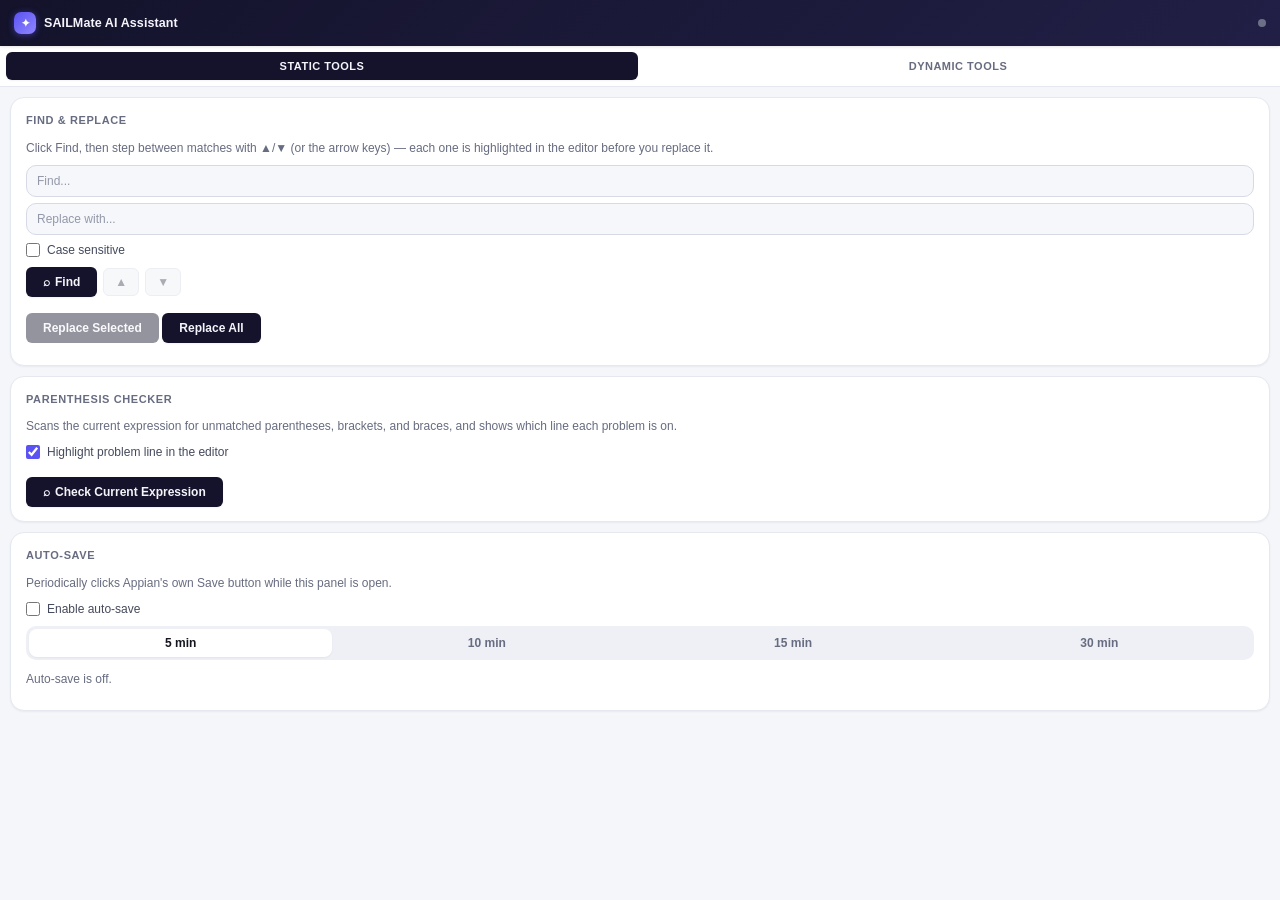
<file: frontend/panel/panel.html>
<!DOCTYPE html>
<html lang="en">
<head>
  <meta charset="UTF-8" />
  <meta name="viewport" content="width=device-width, initial-scale=1.0" />
  <title>SAILMate AI Assistant</title>
  <link rel="stylesheet" href="panel.css" />
</head>
<body>
  <header class="header">
    <div class="header-left">
      <span class="brand-mark" aria-hidden="true">✦</span>
      <h1>SAILMate AI Assistant</h1>
    </div>
    <span class="status-dot" id="statusDot" title="Idle"></span>
  </header>

  <div class="top-tabs" id="topTabs">
    <button class="top-tab-btn active" data-tab="static" id="staticTabBtn">Static Tools</button>
    <button class="top-tab-btn" data-tab="dynamic" id="dynamicTabBtn">Dynamic Tools</button>
  </div>

  <main>
    <!-- Static Tools (default tab): editor-local utilities that don't call the backend -->
    <div class="tab-panel" id="staticToolsPanel">
      <section class="section">
        <h2>Find &amp; Replace</h2>
        <p class="hint">
          Click Find, then step between matches with ▲/▼ (or the arrow keys) — each one is
          highlighted in the editor before you replace it.
        </p>
        <input type="text" class="text-input" id="frFindInput" placeholder="Find..." />
        <input type="text" class="text-input" id="frReplaceInput" placeholder="Replace with..." />
        <label class="checkbox-label">
          <input type="checkbox" id="frCaseSensitiveCheckbox" />
          Case sensitive
        </label>
        <div class="fr-nav">
          <button class="btn" id="frFindBtn"><i class="icon">⌕</i> Find</button>
          <button class="btn fr-nav-btn" id="frPrevBtn" disabled title="Previous match">&#9650;</button>
          <button class="btn fr-nav-btn" id="frNextBtn" disabled title="Next match">&#9660;</button>
        </div>
        <p class="hint" id="frMatchStatus"></p>
        <button class="btn" id="frReplaceBtn" disabled>Replace Selected</button>
        <button class="btn" id="frReplaceAllBtn">Replace All</button>
        <p class="hint" id="frStatus"></p>
      </section>

      <section class="section">
        <h2>Parenthesis Checker</h2>
        <p class="hint">
          Scans the current expression for unmatched parentheses, brackets, and braces, and shows
          which line each problem is on.
        </p>
        <label class="checkbox-label">
          <input type="checkbox" id="parenHighlightCheckbox" checked />
          Highlight problem line in the editor
        </label>
        <button class="btn" id="parenCheckBtn"><i class="icon">⌕</i> Check Current Expression</button>
        <div id="parenResults"></div>
      </section>

      <section class="section">
        <h2>Auto-Save</h2>
        <p class="hint">Periodically clicks Appian's own Save button while this panel is open.</p>
        <label class="checkbox-label">
          <input type="checkbox" id="autoSaveEnabled" />
          Enable auto-save
        </label>
        <div class="mode-toggle" id="autoSaveIntervalToggle">
          <button class="mode-btn active" data-minutes="5">5 min</button>
          <button class="mode-btn" data-minutes="10">10 min</button>
          <button class="mode-btn" data-minutes="15">15 min</button>
          <button class="mode-btn" data-minutes="30">30 min</button>
        </div>
        <p class="hint" id="autoSaveStatus">Auto-save is off.</p>
      </section>
    </div>

    <!-- Dynamic Tools: the AI assistant UI -->
    <div class="tab-panel" id="dynamicToolsPanel" hidden>
      <!-- Suggestion (hidden until a response arrives) -->
      <section class="section" id="suggestionSection" hidden>
        <h2>Suggestion</h2>
        <p class="hint">What the AI did:</p>
        <p class="summary-text" id="suggestionResponse"></p>

        <p class="hint" id="validationStatus"></p>
        <div class="diagnostics-list" id="validationResults"></div>

        <div class="mode-toggle" id="modeToggle">
          <button class="mode-btn active" data-mode="bulk" id="bulkModeBtn">Bulk</button>
          <button class="mode-btn" data-mode="line" id="lineModeBtn">Section by section</button>
        </div>

        <div id="editsContainer"></div>
      </section>

      <!-- Rule input changes (hidden until a response with rule_input arrives) -->
      <section class="section" id="ruleInputSection" hidden>
        <h2>Rule Input Changes</h2>
        <p class="hint">
          Only the Name is ever written automatically — Type and Array proved unreliable to
          automate, so use this grid as your reference and set those two by hand in Appian.
        </p>

        <div class="mode-toggle" id="riModeToggle">
          <button class="mode-btn" data-ri-mode="manual" id="riManualModeBtn">Manual</button>
          <button class="mode-btn active" data-ri-mode="auto" id="riAutoModeBtn">Auto</button>
        </div>
        <p class="hint" id="riAutomationHint" hidden>
          Auto-fill isn't available in this editor (only Appian's Expression Rule Designer
          supports it) — use Manual mode.
        </p>

        <div id="riGridContainer"></div>
      </section>

      <!-- Prompt — pinned to the bottom of the panel (see #askSection in
           panel.css), so it's visible even before any suggestion exists,
           not just once there's enough content above to push it down. -->
      <section class="section" id="askSection">
        <h2>Ask AI</h2>
        <p class="hint" id="objectNameHint">Open an expression rule in Appian to begin.</p>
        <div class="composer-row">
          <textarea id="promptInput" rows="1" placeholder="e.g. add a null check for the employee input"></textarea>
          <button class="btn" id="askBtn" title="Ask AI"><i class="icon">↑</i></button>
        </div>
        <p class="hint" id="askStatus"></p>
      </section>
    </div>
  </main>

  <script type="module" src="panel.js"></script>
</body>
</html>
</file>
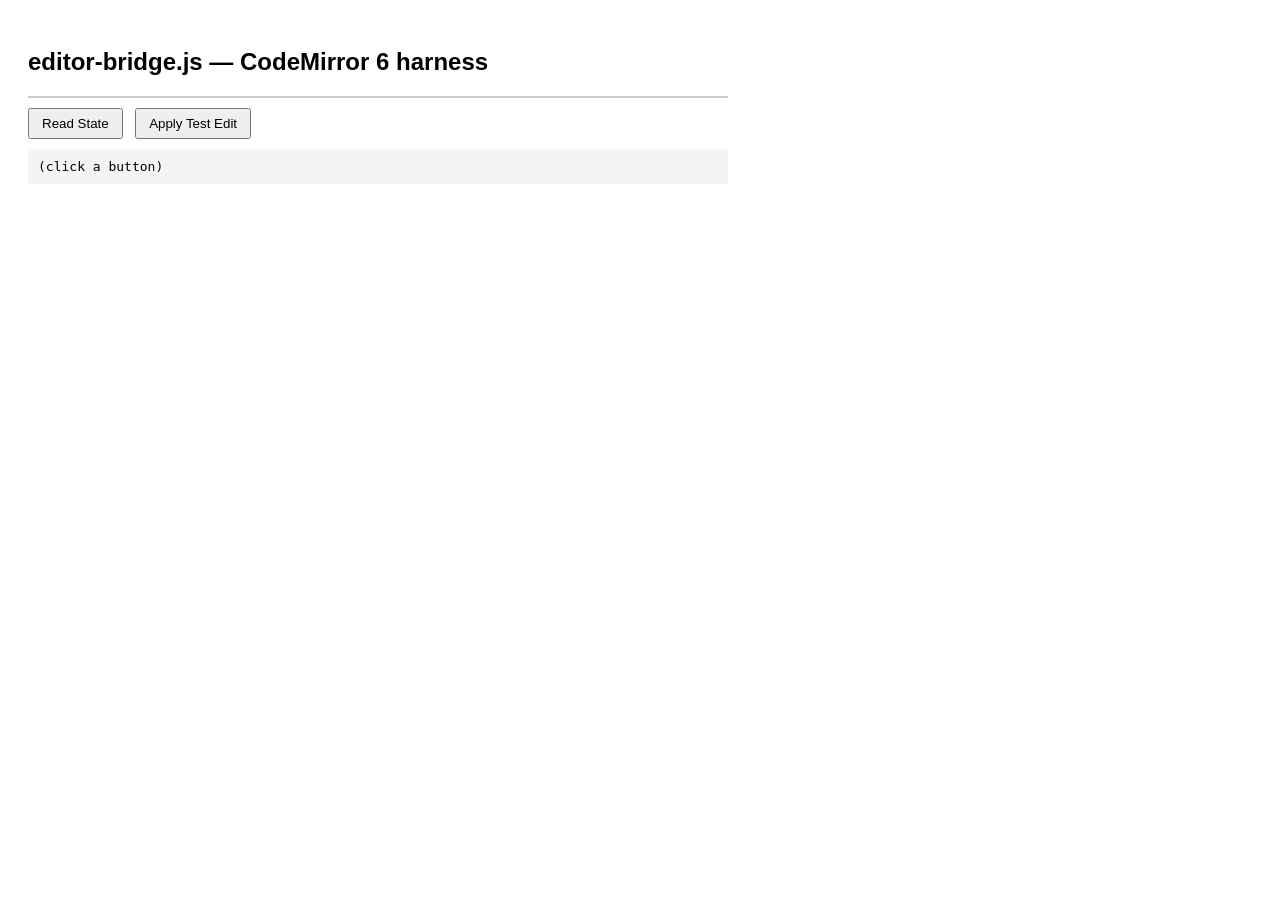
<file: frontend/test/harness-cm6.html>
<!doctype html>
<html>
<head>
  <meta charset="UTF-8" />
  <title>editor-bridge test — CodeMirror 6</title>
  <style>
    body { font-family: sans-serif; padding: 20px; max-width: 700px; }
    #editor { border: 1px solid #ccc; }
    button { margin-right: 8px; margin-top: 10px; padding: 6px 12px; }
    #out { white-space: pre-wrap; background: #f4f4f4; padding: 10px; margin-top: 10px; font-family: monospace; }
  </style>
</head>
<body>
  <h2>editor-bridge.js — CodeMirror 6 harness</h2>
  <div id="editor"></div>

  <div>
    <button id="readBtn">Read State</button>
    <button id="writeBtn">Apply Test Edit</button>
  </div>
  <pre id="out">(click a button)</pre>

  <script type="module">
    // NOTE: the "codemirror" meta-package (which re-exports basicSetup)
    // resolves oddly through esm.sh — its default export comes back as
    // CodeMirror 5's legacy API instead of CM6 exports. Pulling the
    // individual @codemirror/* packages directly avoids that.
    import { EditorView, keymap } from "https://esm.sh/@codemirror/view@6";
    import { EditorState } from "https://esm.sh/@codemirror/state@6";
    import { defaultKeymap } from "https://esm.sh/@codemirror/commands@6";
    import { locateEditorRoot, readState, applyEdit } from "../content/editor-bridge.js";

    const view = new EditorView({
      state: EditorState.create({
        doc: "a!localVariables(\n  local!x: 1,\n  local!x\n)",
        extensions: [keymap.of(defaultKeymap)],
      }),
      parent: document.getElementById("editor"),
    });
    window.__cmView = view; // debugging hook only

    const out = document.getElementById("out");

    document.getElementById("readBtn").onclick = () => {
      const root = locateEditorRoot();
      const state = readState(root);
      out.textContent = JSON.stringify(state, null, 2) + "\n\n(select some text in the editor, then click again to see selectedText)";
    };

    document.getElementById("writeBtn").onclick = async () => {
      const root = locateEditorRoot();
      const ok = await applyEdit(root, "a!isNullOrEmpty(ri!employee.name)");
      out.textContent = "applyEdit returned: " + ok + "\n\nview.state.doc.toString() now:\n" + view.state.doc.toString();
    };
  </script>
</body>
</html>
</file>
<file: frontend/panel/panel.css>
/* ============================================================
   Appian AI Assistant — Design tokens
   ============================================================ */

:root {
  --header-height: 46px;

  /* Surfaces */
  --bg: #f5f6fa;
  --surface: #ffffff;
  --surface-alt: #f6f7fb;
  --surface-sunken: #eef0f6;
  --border: #e6e8f0;
  --border-strong: #d7dae6;

  /* Text */
  --text: #14151f;
  --text-muted: #676c80;
  --text-faint: #9498a8;
  --text-on-dark: #f4f5fb;

  /* Brand */
  --primary: #5b52f3;
  --primary-strong: #4841d6;
  --primary-soft: #edecfe;
  --primary-dark: #14132b;
  --primary-dark-2: #211f45;

  /* Semantic */
  --success: #16a34a;
  --success-strong: #128040;
  --success-soft: #eafbf1;
  --success-border: #b9e8cc;

  --danger: #dc2626;
  --danger-soft: #fdf0f0;
  --danger-border: #f3c6c6;

  --warning: #d97706;
  --warning-soft: #fff8ec;
  --warning-border: #f6e0b3;

  --info: #2563eb;
  --info-soft: #eef4ff;
  --info-border: #c3d9fb;

  --neutral: #5b6072;
  --neutral-strong: #454a5c;

  /* Radii */
  --r-sm: 6px;
  --r-md: 10px;
  --r-lg: 14px;
  --r-pill: 999px;

  /* Shadows */
  --shadow-xs: 0 1px 2px rgba(20, 21, 31, 0.05);
  --shadow-sm: 0 1px 3px rgba(20, 21, 31, 0.07), 0 1px 2px rgba(20, 21, 31, 0.04);
  --shadow-md: 0 6px 16px rgba(20, 21, 31, 0.09), 0 1px 3px rgba(20, 21, 31, 0.05);
  --shadow-lg: 0 -8px 28px rgba(20, 21, 31, 0.10), 0 -1px 4px rgba(20, 21, 31, 0.05);
  --ring-primary: 0 0 0 3px rgba(91, 82, 243, 0.16);

  --ease: cubic-bezier(0.2, 0.8, 0.2, 1);
}

* {
  margin: 0;
  padding: 0;
  box-sizing: border-box;
}

body {
  font-family: -apple-system, BlinkMacSystemFont, "Segoe UI", Roboto, sans-serif;
  font-size: 13px;
  line-height: 1.5;
  color: var(--text);
  background: var(--bg);
  -webkit-font-smoothing: antialiased;
}

::-webkit-scrollbar {
  width: 10px;
  height: 10px;
}

::-webkit-scrollbar-track {
  background: transparent;
}

::-webkit-scrollbar-thumb {
  background: var(--border-strong);
  border-radius: var(--r-pill);
  border: 2px solid var(--bg);
}

::-webkit-scrollbar-thumb:hover {
  background: var(--text-faint);
}

/* ============================================================
   Header
   ============================================================ */

.header {
  display: flex;
  align-items: center;
  justify-content: space-between;
  height: var(--header-height);
  padding: 0 14px;
  background: linear-gradient(135deg, var(--primary-dark) 0%, var(--primary-dark-2) 100%);
  color: var(--text-on-dark);
  position: sticky;
  top: 0;
  z-index: 20;
  box-shadow: var(--shadow-sm);
}

.header-left {
  display: flex;
  align-items: center;
  gap: 8px;
  min-width: 0;
}

.brand-mark {
  display: flex;
  align-items: center;
  justify-content: center;
  width: 22px;
  height: 22px;
  border-radius: 7px;
  background: linear-gradient(135deg, var(--primary) 0%, #8f86ff 100%);
  color: white;
  font-size: 11px;
  font-weight: 800;
  box-shadow: 0 1px 6px rgba(91, 82, 243, 0.55);
  flex-shrink: 0;
}

.header h1 {
  font-size: 12.5px;
  font-weight: 650;
  letter-spacing: 0.1px;
  white-space: nowrap;
  overflow: hidden;
  text-overflow: ellipsis;
}

.status-dot {
  position: relative;
  width: 8px;
  height: 8px;
  border-radius: 50%;
  background: #6b7086;
  transition: background 0.25s var(--ease), box-shadow 0.25s var(--ease);
  flex-shrink: 0;
}

.status-dot::after {
  content: "";
  position: absolute;
  inset: -5px;
  border-radius: 50%;
  background: currentColor;
  opacity: 0;
}

.status-dot.active {
  background: #34d399;
  color: #34d399;
  box-shadow: 0 0 0 3px rgba(52, 211, 153, 0.22);
}

.status-dot.active::after {
  animation: statusPulse 1.8s var(--ease) infinite;
}

.status-dot.error {
  background: #f87171;
  box-shadow: 0 0 0 3px rgba(248, 113, 113, 0.22);
}

@keyframes statusPulse {
  0% { opacity: 0.55; transform: scale(1); }
  100% { opacity: 0; transform: scale(2.4); }
}

/* ============================================================
   Top-level tabs
   ============================================================ */

.top-tabs {
  display: flex;
  gap: 4px;
  position: sticky;
  top: var(--header-height);
  z-index: 19;
  background: var(--surface);
  border-bottom: 1px solid var(--border);
  padding: 6px;
}

.top-tab-btn {
  flex: 1;
  padding: 8px 10px;
  background: transparent;
  color: var(--text-muted);
  border: none;
  border-radius: var(--r-sm);
  font-size: 11px;
  font-weight: 750;
  text-transform: uppercase;
  letter-spacing: 0.5px;
  cursor: pointer;
  transition: background 0.15s var(--ease), color 0.15s var(--ease);
}

.top-tab-btn:hover:not(.active) {
  background: var(--surface-alt);
  color: var(--text);
}

.top-tab-btn.active {
  color: var(--text-on-dark);
  background: var(--primary-dark);
  box-shadow: var(--shadow-xs);
}

/* ============================================================
   Layout / sections
   ============================================================ */

main {
  padding: 10px 10px 4px;
}

.section {
  padding: 14px 15px;
  background: var(--surface);
  border: 1px solid var(--border);
  border-radius: var(--r-lg);
  box-shadow: var(--shadow-xs);
  margin-bottom: 10px;
  transition: box-shadow 0.15s var(--ease);
}

.section h2 {
  font-size: 11px;
  font-weight: 800;
  text-transform: uppercase;
  letter-spacing: 0.6px;
  color: var(--text-muted);
  margin-bottom: 10px;
  display: flex;
  align-items: center;
  gap: 8px;
}

.section h3 {
  font-size: 11px;
  font-weight: 650;
  color: var(--text-muted);
  margin-bottom: 4px;
  margin-top: 8px;
}

.badge {
  background: var(--surface-sunken);
  color: var(--neutral-strong);
  padding: 1px 7px;
  border-radius: var(--r-pill);
  font-size: 10.5px;
  font-weight: 700;
}

.badge.has-errors {
  background: var(--danger-soft);
  color: #9d1c1c;
}

.badge.has-warnings {
  background: var(--warning-soft);
  color: #92600a;
}

/* Summary */
.summary-text {
  color: var(--text);
  font-size: 12.5px;
  line-height: 1.65;
  margin-bottom: 10px;
}

/* Diagnostics */
.diagnostics-list {
  display: flex;
  flex-direction: column;
  gap: 6px;
  margin-bottom: 4px;
}

.diagnostic-item {
  display: flex;
  align-items: flex-start;
  gap: 8px;
  padding: 8px 10px;
  border-radius: var(--r-sm);
  font-size: 12px;
  line-height: 1.45;
}

.diagnostic-item.error {
  background: var(--danger-soft);
  border-left: 3px solid var(--danger);
}

.diagnostic-item.warning {
  background: var(--warning-soft);
  border-left: 3px solid var(--warning);
}

.diagnostic-item.info {
  background: var(--info-soft);
  border-left: 3px solid var(--info);
}

.diagnostic-icon {
  font-size: 13px;
  flex-shrink: 0;
  margin-top: 1px;
}

.diagnostic-content {
  flex: 1;
  min-width: 0;
}

.diagnostic-message {
  font-weight: 550;
  word-break: break-word;
}

.diagnostic-location {
  font-size: 11px;
  color: var(--text-muted);
  margin-top: 2px;
}

.empty-state {
  color: var(--text-faint);
  font-style: italic;
  padding: 10px 2px;
  font-size: 12px;
}

/* Tags */
.tag-list {
  list-style: none;
  display: flex;
  flex-wrap: wrap;
  gap: 4px;
}

.tag-list li {
  background: var(--surface-sunken);
  color: var(--neutral-strong);
  padding: 2px 8px;
  border-radius: var(--r-sm);
  font-size: 11px;
  font-family: "SF Mono", "Fira Code", monospace;
}

.tag-list li.function-tag {
  background: var(--info-soft);
  color: #1e40af;
}

.tag-list li.variable-tag {
  background: var(--success-soft);
  color: #166534;
}

/* ============================================================
   Text
   ============================================================ */

.hint {
  color: var(--text-muted);
  margin-bottom: 8px;
  font-size: 12px;
  line-height: 1.5;
}

/* ============================================================
   Form controls
   ============================================================ */

textarea {
  width: 100%;
  padding: 10px 11px;
  border: 1px solid var(--border-strong);
  border-radius: var(--r-md);
  font-family: "SF Mono", "Fira Code", "Cascadia Code", monospace;
  font-size: 12px;
  line-height: 1.55;
  resize: vertical;
  background: var(--surface-alt);
  color: var(--text);
  transition: border-color 0.15s var(--ease), box-shadow 0.15s var(--ease), background 0.15s var(--ease);
}

textarea:focus {
  outline: none;
  border-color: var(--primary);
  background: var(--surface);
  box-shadow: var(--ring-primary);
}

textarea::placeholder,
.text-input::placeholder {
  color: var(--text-faint);
}

.text-input {
  width: 100%;
  padding: 8px 10px;
  border: 1px solid var(--border-strong);
  border-radius: var(--r-md);
  font-size: 12px;
  margin-bottom: 6px;
  background: var(--surface-alt);
  color: var(--text);
  transition: border-color 0.15s var(--ease), box-shadow 0.15s var(--ease), background 0.15s var(--ease);
}

.text-input:focus {
  outline: none;
  border-color: var(--primary);
  background: var(--surface);
  box-shadow: var(--ring-primary);
}

.checkbox-label {
  display: flex;
  align-items: center;
  gap: 7px;
  font-size: 12px;
  color: var(--neutral-strong);
  margin-bottom: 8px;
  cursor: pointer;
}

.checkbox-label input[type="checkbox"] {
  width: 14px;
  height: 14px;
  accent-color: var(--primary);
  cursor: pointer;
}

.inline-field {
  display: flex;
  align-items: center;
  gap: 6px;
  font-size: 12px;
  color: var(--neutral-strong);
  margin-bottom: 8px;
}

.inline-field input[type="number"] {
  width: 64px;
  padding: 5px 7px;
  border: 1px solid var(--border-strong);
  border-radius: var(--r-sm);
  font-size: 12px;
  background: var(--surface-alt);
}

.inline-field input[type="number"]:focus {
  outline: none;
  border-color: var(--primary);
  box-shadow: var(--ring-primary);
}

/* ============================================================
   Buttons
   ============================================================ */

.btn {
  display: inline-flex;
  align-items: center;
  justify-content: center;
  gap: 5px;
  margin-top: 8px;
  padding: 7px 16px;
  background: var(--primary-dark);
  color: var(--text-on-dark);
  border: 1px solid transparent;
  border-radius: var(--r-sm);
  font-size: 12px;
  font-weight: 650;
  cursor: pointer;
  transition: background 0.15s var(--ease), box-shadow 0.15s var(--ease), transform 0.1s var(--ease),
    opacity 0.15s var(--ease);
  box-shadow: var(--shadow-xs);
}

.btn:hover:not(:disabled) {
  background: var(--primary-dark-2);
  box-shadow: var(--shadow-sm);
}

.btn:active:not(:disabled) {
  transform: translateY(1px);
  box-shadow: none;
}

.btn:focus-visible {
  outline: none;
  box-shadow: var(--ring-primary);
}

.btn:disabled {
  opacity: 0.45;
  cursor: not-allowed;
  box-shadow: none;
}

.icon {
  font-style: normal;
  line-height: 1;
}

.fr-nav {
  display: flex;
  gap: 6px;
  align-items: center;
  margin-bottom: 6px;
}

.fr-nav .btn {
  margin-top: 0;
}

.fr-nav-btn {
  flex: 0 0 auto;
  padding: 6px 11px;
  background: var(--surface-sunken);
  color: var(--neutral-strong);
  border: 1px solid var(--border-strong);
  box-shadow: none;
}

.fr-nav-btn:hover:not(:disabled) {
  background: var(--border);
  color: var(--text);
}

.fr-nav-btn:active:not(:disabled) {
  transform: translateY(1px);
}

/* Detail group */
.detail-group {
  margin-bottom: 4px;
}

/* ============================================================
   Segmented mode toggle
   ============================================================ */

.mode-toggle {
  display: flex;
  gap: 3px;
  margin-bottom: 10px;
  padding: 3px;
  background: var(--surface-sunken);
  border-radius: var(--r-md);
}

.mode-btn {
  flex: 1;
  padding: 7px 10px;
  background: transparent;
  color: var(--text-muted);
  border: none;
  border-radius: 8px;
  font-size: 12px;
  font-weight: 650;
  cursor: pointer;
  transition: background 0.15s var(--ease), color 0.15s var(--ease), box-shadow 0.15s var(--ease);
}

.mode-btn:hover:not(.active):not(:disabled) {
  color: var(--text);
}

.mode-btn.active {
  background: var(--surface);
  color: var(--text);
  box-shadow: var(--shadow-xs);
}

.mode-btn:disabled {
  opacity: 0.4;
  cursor: not-allowed;
}

/* ============================================================
   Diff cards (AI suggestions)
   ============================================================ */

.diff-card {
  border: 1px solid var(--border);
  border-radius: var(--r-md);
  padding: 4px;
  margin-bottom: 10px;
  background: var(--surface);
  box-shadow: var(--shadow-xs);
  transition: box-shadow 0.15s var(--ease), border-color 0.15s var(--ease), opacity 0.15s var(--ease);
  overflow: hidden;
}

.diff-card.diff-resolved {
  opacity: 0.55;
}

.diff-card.diff-current {
  border-color: var(--primary);
  box-shadow: var(--ring-primary);
}

.diff-old,
.diff-new {
  font-family: "SF Mono", "Fira Code", "Cascadia Code", monospace;
  font-size: 11.5px;
  white-space: pre-wrap;
  word-break: break-word;
  padding: 7px 9px 7px 14px;
  border-radius: 6px;
  margin: 3px;
  position: relative;
  line-height: 1.55;
}

.diff-old::before,
.diff-new::before {
  content: "";
  position: absolute;
  left: 0;
  top: 0;
  bottom: 0;
  width: 3px;
  border-radius: 3px;
}

.diff-old {
  background: var(--danger-soft);
  color: #8a2323;
}

.diff-old::before {
  background: var(--danger);
}

.diff-old:empty {
  display: none;
}

.diff-new {
  background: var(--success-soft);
  color: #175a34;
}

.diff-new::before {
  background: var(--success);
}

.diff-new:empty {
  display: none;
}

.diff-actions {
  display: flex;
  gap: 6px;
  margin: 3px;
}

.btn-accept,
.btn-reject {
  margin-top: 0;
  flex: 1;
  text-align: center;
  justify-content: center;
}

.btn-accept {
  background: var(--success);
}

.btn-accept:hover:not(:disabled) {
  background: var(--success-strong);
}

.btn-reject {
  background: transparent;
  color: var(--neutral-strong);
  border: 1px solid var(--border-strong);
  box-shadow: none;
}

.btn-reject:hover:not(:disabled) {
  background: var(--surface-sunken);
  color: var(--text);
}

.btn-expand {
  display: block;
  width: 100%;
  margin-top: 2px;
  margin-bottom: 8px;
  background: transparent;
  color: var(--neutral-strong);
  border: 1px dashed var(--border-strong);
  font-weight: 650;
  box-shadow: none;
}

.btn-expand:hover:not(:disabled) {
  background: var(--surface-alt);
  border-color: var(--text-faint);
  color: var(--text);
}

/* Status pills shown once a section/edit has been decided */
.status-pill {
  display: inline-flex;
  align-items: center;
  gap: 5px;
  margin: 5px 3px 4px;
  padding: 4px 10px;
  border-radius: var(--r-pill);
  font-size: 11px;
  font-weight: 700;
}

.status-pill-accepted {
  background: var(--success-soft);
  color: var(--success-strong);
  border: 1px solid var(--success-border);
}

.status-pill-rejected {
  background: var(--surface-sunken);
  color: var(--text-muted);
  border: 1px solid var(--border-strong);
}

/* ============================================================
   Rule input grid
   ============================================================ */

.ri-grid-wrap {
  overflow-x: auto;
  margin-bottom: 8px;
  border: 1px solid var(--border);
  border-radius: var(--r-md);
}

.ri-grid {
  width: 100%;
  table-layout: fixed;
  border-collapse: collapse;
  font-size: 11px;
}

.ri-grid th,
.ri-grid td {
  border-bottom: 1px solid var(--border);
  padding: 6px 6px;
  text-align: left;
  vertical-align: top;
  word-break: break-word;
}

.ri-grid tr:last-child td {
  border-bottom: none;
}

.ri-grid th {
  background: var(--surface-sunken);
  color: var(--text-muted);
  font-weight: 700;
  text-transform: uppercase;
  font-size: 10px;
  letter-spacing: 0.4px;
}

.ri-grid tbody tr:hover {
  background: var(--surface-alt);
}

.ri-grid col.ri-col-desc {
  width: 44px;
}

.ri-grid col.ri-col-array {
  width: 32px;
}

.ri-grid col.ri-col-actions {
  width: 62px;
}

.ri-array-cell {
  text-align: center;
  padding-left: 2px;
  padding-right: 2px;
}

.ri-fill-note {
  font-size: 10px;
  color: var(--success);
  font-weight: 650;
}

.ri-fill-note.ri-fill-error {
  color: var(--danger);
}

.ri-desc-cell {
  text-align: center;
  padding-left: 2px;
  padding-right: 2px;
}

.ri-copy-btn {
  margin: 0;
  padding: 3px 4px;
  font-size: 10px;
  background: var(--surface-sunken);
  color: var(--neutral-strong);
  border: 1px solid var(--border-strong);
  box-shadow: none;
  width: 100%;
}

.ri-copy-btn:hover:not(:disabled) {
  background: var(--border);
  color: var(--text);
}

.ri-actions-cell {
  padding-left: 2px;
  padding-right: 2px;
}

.ri-actions-cell .btn {
  display: block;
  width: 100%;
  margin: 0 0 3px 0;
  padding: 3px 4px;
  font-size: 10px;
}

/* ============================================================
   Ask AI composer — pinned to the bottom of the panel
   ============================================================ */

#askSection {
  position: fixed;
  bottom: 0;
  left: 0;
  right: 0;
  z-index: 10;
  background: var(--surface);
  border: none;
  border-top: 1px solid var(--border);
  border-radius: 0;
  box-shadow: var(--shadow-lg);
  margin-bottom: 0;
}

#askSection h2 {
  margin-bottom: 8px;
}

.composer-row {
  position: relative;
  display: flex;
  border: 1px solid var(--border-strong);
  border-radius: var(--r-lg);
  background: var(--surface-alt);
  padding: 10px 52px 44px 11px;
  transition: border-color 0.15s var(--ease), box-shadow 0.15s var(--ease), background 0.15s var(--ease);
}

.composer-row:focus-within {
  border-color: var(--primary);
  background: var(--surface);
  box-shadow: var(--ring-primary);
}

.composer-row textarea {
  flex: 1;
  max-height: 160px;
  margin-bottom: 0;
  padding: 0;
  border: none;
  background: transparent;
  resize: none;
}

.composer-row textarea:focus {
  outline: none;
  border: none;
  background: transparent;
  box-shadow: none;
}

#askBtn {
  position: absolute;
  right: 8px;
  bottom: 8px;
  margin-top: 0;
  flex-shrink: 0;
  width: 30px;
  height: 30px;
  padding: 0;
  border-radius: 50%;
  background: linear-gradient(135deg, var(--primary) 0%, var(--primary-strong) 100%);
  box-shadow: 0 2px 8px rgba(91, 82, 243, 0.35);
  font-size: 14px;
}

#askBtn:hover:not(:disabled) {
  background: linear-gradient(135deg, var(--primary-strong) 0%, var(--primary-strong) 100%);
  box-shadow: 0 3px 10px rgba(91, 82, 243, 0.45);
}

#askStatus {
  margin-top: 8px;
  margin-bottom: 0;
}

/* Room at the bottom of the scrollable content so it never sits behind
   the fixed Ask AI composer. */
#dynamicToolsPanel {
  padding-bottom: 152px;
}
</file>
